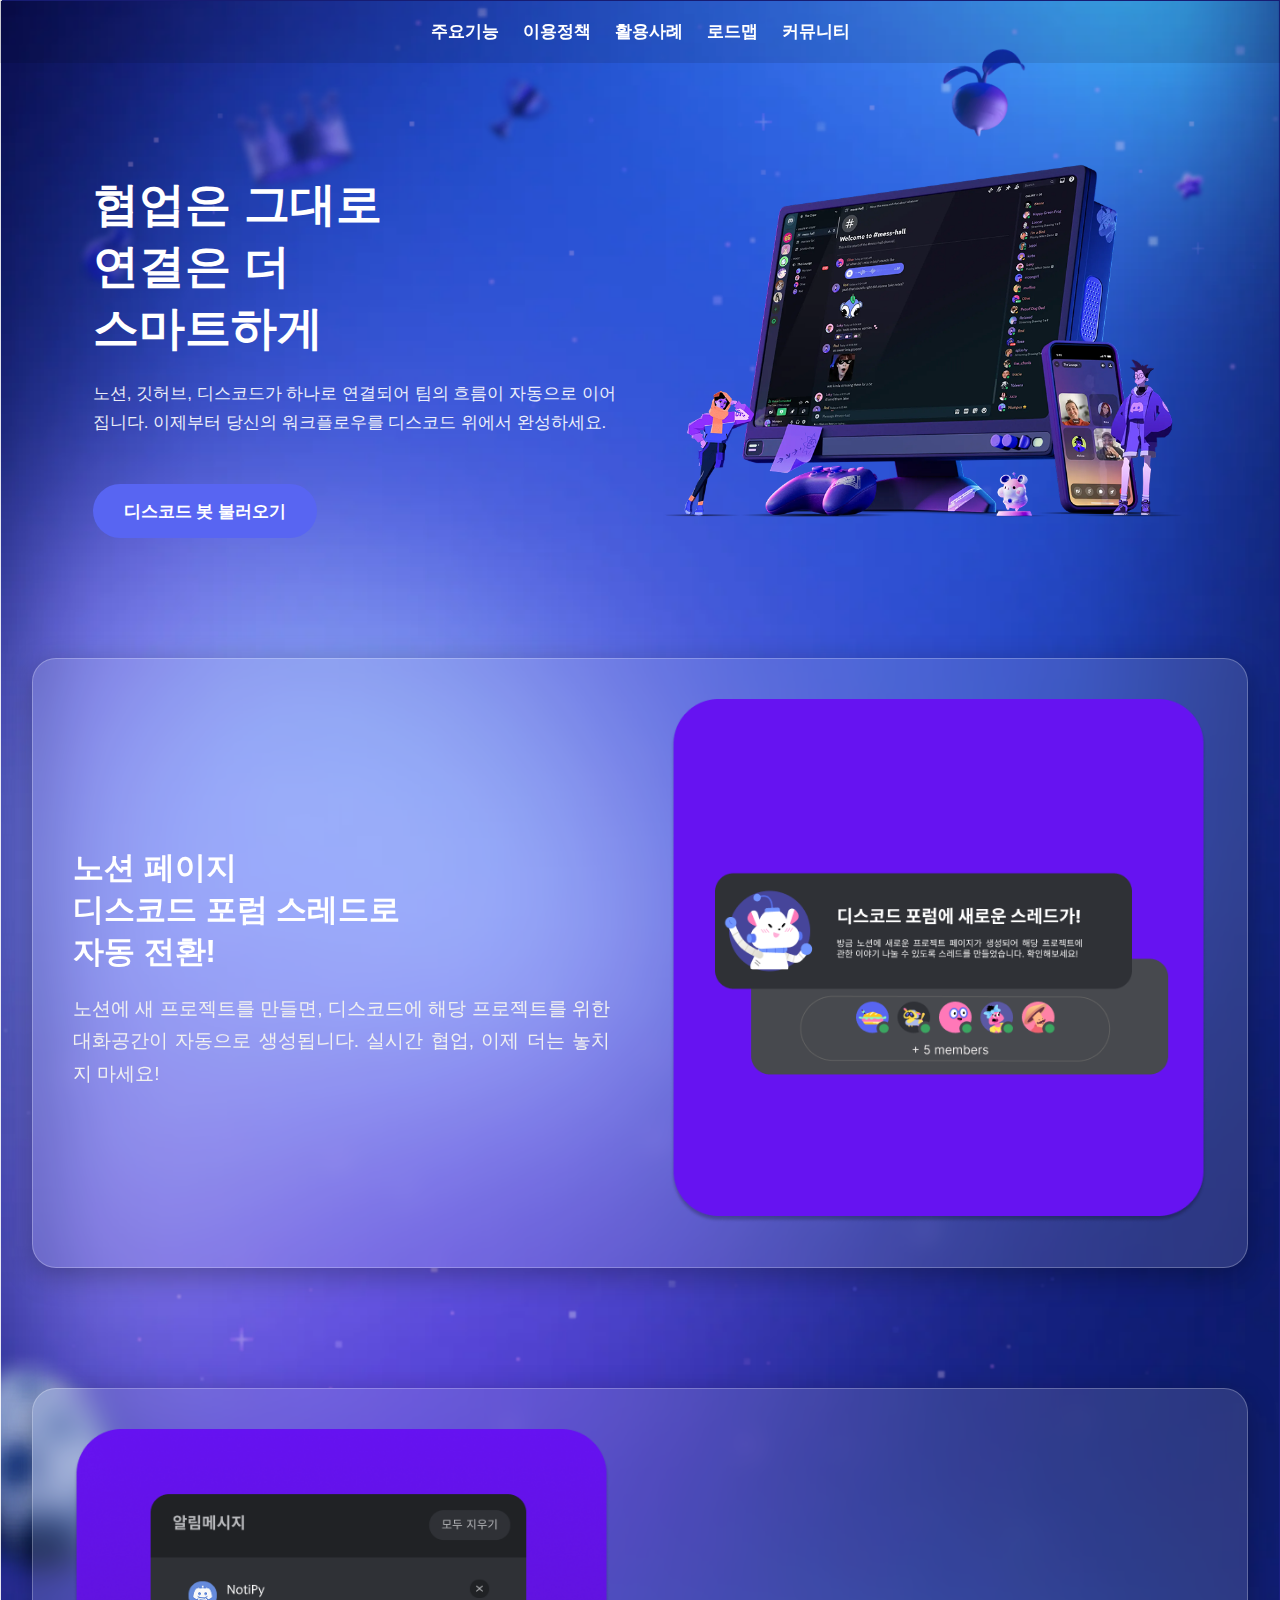
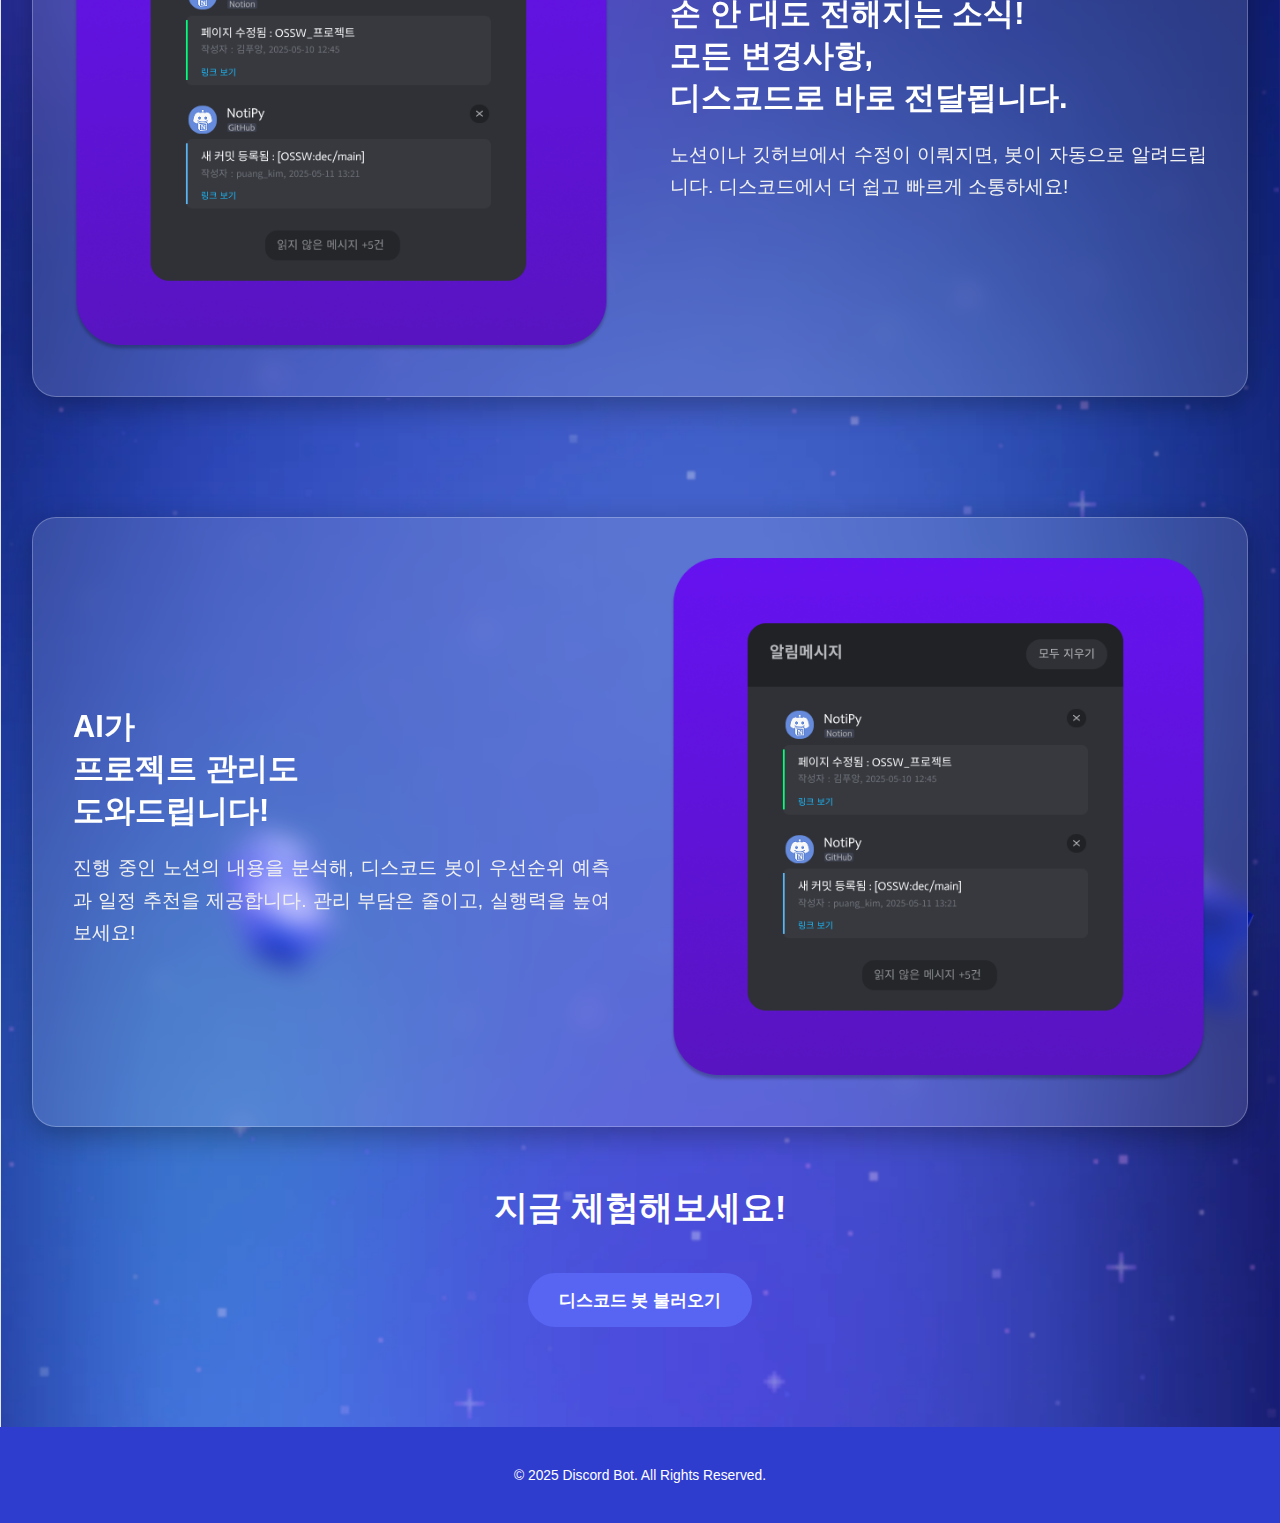
<file: index.html>
<!DOCTYPE html>
<html lang="ko">
<head>
  <meta charset="UTF-8" />
  <meta name="viewport" content="width=device-width, initial-scale=1.0"/>
  <title>Discord Bot Landing</title>
  <link rel="stylesheet" href="style.css" />
  <style>
    .hero-container {
      max-width: 1200px;
      margin: 0 auto;
    }
    .hero-text {
      max-width: 600px;
    }
    .hero-text p {
      font-size: clamp(0.9rem, 1.4vw, 1.1rem);
    }
    .hero-image img {
      max-width: 100%;
      height: auto;
    }
    .btn-primary {
      background-color: #5865F2;
      color: white;
      font-size: clamp(1rem, 1.8vw, 1.1rem);
      font-weight: bold;
      padding: 1rem 2rem;
      border: none;
      border-radius: 28px;
      margin-top: 30px;
      cursor: pointer;
      transition: background-color 0.3s;
    }
    .btn-primary:hover {
      background-color: #404bba;
    }
  </style>
</head>
<body>

  <div class="navbar">
    <a href="#features">주요기능</a>
    <a href="policy.html">이용정책</a>
    <a href="#">활용사례</a>
    <a href="roadmap.html">로드맵</a>
    <a href="community.html">커뮤니티</a>
  </div>

  <section class="hero">
    <div class="hero-container">
      <div class="hero-text">
        <h1>협업은 그대로<br />
          연결은 더<br />
          스마트하게
        </h1>
        <p>
          노션, 깃허브, 디스코드가 하나로 연결되어 팀의 흐름이 자동으로 이어집니다. 이제부터 당신의 워크플로우를 디스코드 위에서 완성하세요.<br />
        </p>
        <button onclick="location.href='terms-consent.html'" class="btn-primary">
          디스코드 봇 불러오기
        </button>
      </div>
      <div class="hero-image">
        <img src="discord.png" alt="디스코드 이미지" />
      </div>
    </div>
  </section>

  <section id="features" class="features">
    <div class="glass-box">
      <div class="feature-row">
        <div class="feature-text">
          <h3>
            노션 페이지 <br />
            디스코드 포럼 스레드로<br />
            자동 전환!<br />
          </h3>
          <p>
            노션에 새 프로젝트를 만들면,  
            디스코드에 해당 프로젝트를 위한 대화공간이 자동으로 생성됩니다.  
            실시간 협업, 이제 더는 놓치지 마세요!
          </p>
        </div>
        <div class="feature-image">
          <img src="first-features.png" alt="자동 전환 이미지" />
        </div>
      </div>
    </div>

    <div class="glass-box">
      <div class="feature-row reverse">
        <div class="feature-text">
          <h3>
            손 안 대도 전해지는 소식! <br />
            모든 변경사항, <br />
            디스코드로 바로 전달됩니다.
          </h3>
          <p>
            노션이나 깃허브에서 수정이 이뤄지면, 봇이 자동으로 알려드립니다.  
            디스코드에서 더 쉽고 빠르게 소통하세요!
          </p>
        </div>
        <div class="feature-image">
          <img src="second-features.png" alt="자동 전송 이미지" />
        </div>
      </div>
    </div>

    <div class="glass-box">
      <div class="feature-row">
        <div class="feature-text">
          <h3>
            AI가 <br />
            프로젝트 관리도 <br />
            도와드립니다!
          </h3>
          <p>
            진행 중인 노션의 내용을 분석해, 디스코드 봇이 우선순위 예측과 일정 추천을 제공합니다.  
            관리 부담은 줄이고, 실행력을 높여보세요!
          </p>
        </div>
        <div class="feature-image">
          <img src="second-features.png" alt="AI 분석 이미지" />
        </div>
      </div>
    </div>
  </section>

  <section class="cta">
    <h2>지금 체험해보세요!</h2>
    <button onclick="location.href='terms-consent.html'" class="btn-primary">디스코드 봇 불러오기</button>
  </section>

  <footer>
    &copy; 2025 Discord Bot. All Rights Reserved.
  </footer>

  <button onclick="scrollToTop()" id="scrollToTopBtn" title="맨 위로">⬆</button>

  <script>
    function scrollToTop() {
      window.scrollTo({ top: 0, behavior: 'smooth' });
    }

    window.addEventListener("scroll", () => {
      const btn = document.getElementById("scrollToTopBtn");
      if (window.scrollY > window.innerHeight * 0.5) {
        btn.classList.add("show");
      } else {
        btn.classList.remove("show");
      }
    });
  </script>

</body>
</html>
</file>
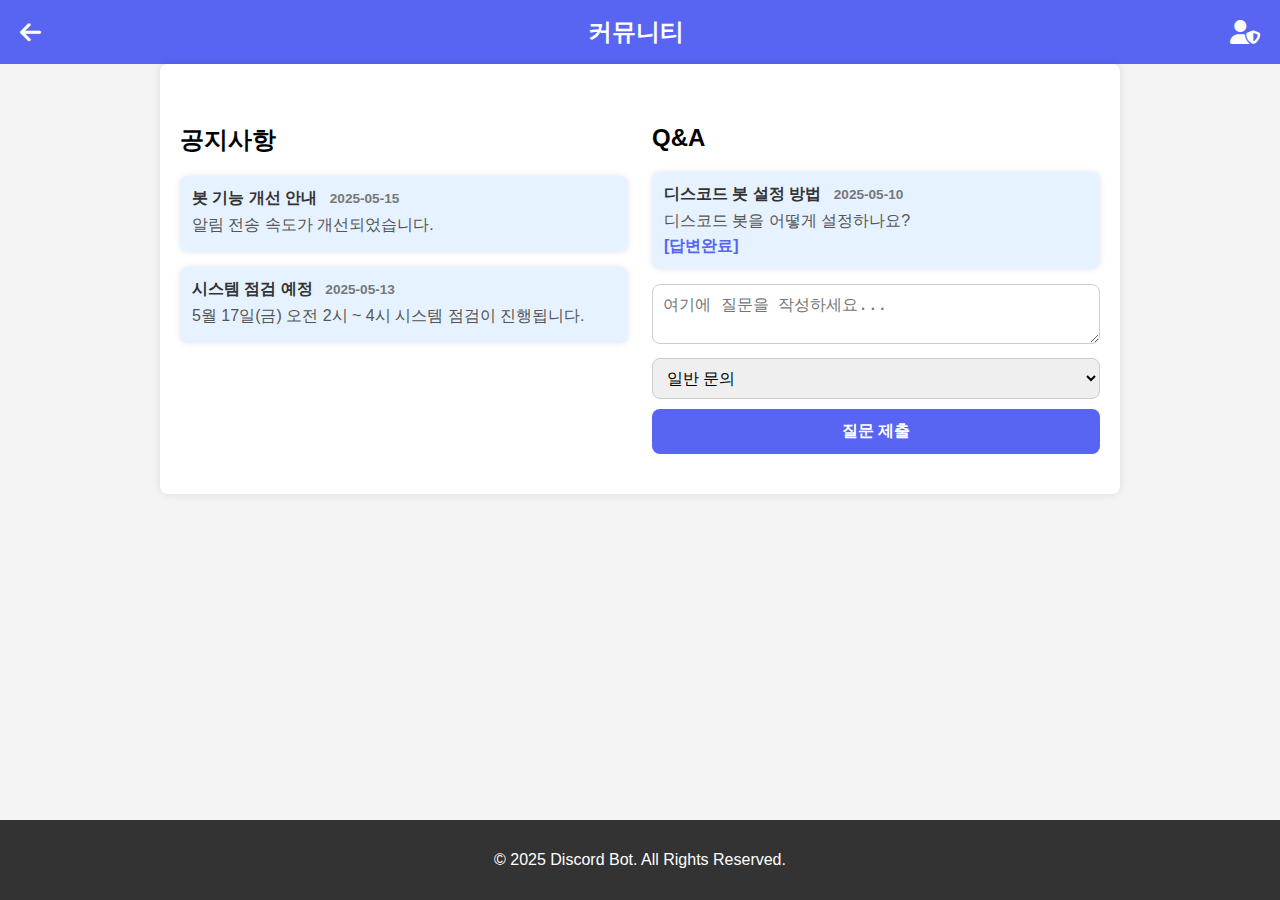
<file: community.html>
<!DOCTYPE html>
<html lang="ko">
<head>
  <meta charset="UTF-8" />
  <meta name="viewport" content="width=device-width, initial-scale=1.0" />
  <title>커뮤니티</title>
  <link rel="stylesheet" href="https://cdnjs.cloudflare.com/ajax/libs/font-awesome/6.0.0-beta3/css/all.min.css" />
  <style>
    * { box-sizing: border-box; }
    body {
      font-family: 'Noto Sans KR', sans-serif;
      margin: 0;
      padding: 0;
      background-color: #f4f4f4;
      display: flex;
      flex-direction: column;
      min-height: 100vh;
    }

    header {
      background-color: #5865F2;
      color: white;
      padding: 16px 20px;
      display: flex;
      justify-content: space-between;
      align-items: center;
    }

    header h1 {
      margin: 0 auto;
      font-size: 1.5rem;
    }

    .back-button, .admin-icon {
      font-size: 1.5rem;
      color: white;
      cursor: pointer;
      position: static;
    }

    .back-button {
      margin-right: auto;
    }

    .admin-icon {
      margin-left: auto;
    }

    .content {
      max-width: 960px;
      margin: 0 auto 50px;
      padding: 40px 20px;
      background-color: white;
      border-radius: 8px;
      box-shadow: 0 0 10px rgba(0,0,0,0.1);
      display: flex;
      flex-wrap: wrap;
      gap: 24px;
      width: 100%;
      box-sizing: border-box;
    }

    .section {
      flex: 1 1 45%;
      min-width: 300px;
      max-width: 100%;
      box-sizing: border-box;
    }

    ul.notice li, ul.qa li {
      background: #e6f2ff;
      padding: 12px;
      border-radius: 8px;
      margin-bottom: 15px;
      box-shadow: 0 0 6px rgba(0,0,0,0.1);
      cursor: pointer;
      max-width: 100%;
      overflow-wrap: break-word;
      word-break: break-word;
    }

    ul.notice, ul.qa {
      list-style: none;
      padding: 0;
      margin: 0;
    }

    ul.notice li h3, ul.qa li h3 {
      margin: 0 0 6px;
      font-size: 1rem;
      color: #333;
    }

    ul.notice li h3 small, ul.qa li h3 small {
      margin-left: 8px;
      font-size: 0.85rem;
      color: #777;
    }

    ul.notice li p, ul.qa li p {
      color: #555;
      margin: 4px 0;
    }

    .admin-controls input, .admin-controls textarea,
    .qa-form textarea, .qa-form select {
      width: 100%;
      padding: 10px;
      margin-bottom: 10px;
      border-radius: 8px;
      border: 1px solid #ccc;
      font-size: 1rem;
    }

    .admin-controls button, .qa-form button {
      width: 100%;
      padding: 12px;
      font-weight: bold;
      font-size: 1rem;
      background-color: #5865F2;
      color: white;
      border: none;
      border-radius: 8px;
      cursor: pointer;
    }

    .admin-controls button:hover, .qa-form button:hover {
      background-color: #4752c4;
    }

    .answer-status { color: #5865F2; font-weight: bold; }
    .waiting-status { color: #a6a5a4; font-weight: bold; }

    .admin-answer textarea {
      width: 100%;
      padding: 10px;
      border-radius: 8px;
      margin-top: 10px;
      font-size: 1rem;
    }

    .admin-answer button {
      width: 100%;
      margin-top: 5px;
      padding: 10px;
      border: none;
      border-radius: 8px;
      background-color: #5865F2;
      color: white;
      font-weight: bold;
      font-size: 1rem;
    }

    .answer-text-block {
      margin-top: 8px;
      background: #f0f0ff;
      padding: 10px;
      border-radius: 6px;
      color: #333;
      max-width: 100%;
      word-break: break-word;
      overflow-wrap: break-word;
      box-sizing: border-box;
    }

    footer {
      background-color: #333;
      color: white;
      text-align: center;
      padding: 15px;
      margin-top: auto;
    }

    @media (max-width: 768px) {
      .content {
        flex-direction: column;
        padding: 24px 16px;
      }

      .section {
        flex: 1 1 100%;
      }

      header h1 {
        font-size: 1.2rem;
      }
    }
  </style>
</head>
<body>
  <header>
    <i class="fas fa-arrow-left back-button" onclick="history.back()"></i>
    <h1>커뮤니티</h1>
    <i class="fas fa-user-shield admin-icon" onclick="document.getElementById('admin-modal').style.display='flex'"></i>
  </header>

  <div class="admin-modal" id="admin-modal" style="display:none; position: fixed; top: 0; left: 0; width: 100%; height: 100%; background: rgba(0,0,0,0.5); justify-content: center; align-items: center; z-index: 9999;">
    <div style="background: white; padding: 20px; border-radius: 10px; text-align: center; max-width: 300px;">
      <p style="margin-bottom: 10px;">관리자 비밀번호를 입력하세요</p>
      <input type="password" id="admin-pass" placeholder="비밀번호 입력" style="width: 100%; padding: 10px; margin-bottom: 10px;">
      <button onclick="verifyAdmin()" style="width: 100%; padding: 10px; background: #5865F2; color: white; border: none; border-radius: 8px; font-weight: bold; font-size: 1rem;">확인</button>
    </div>
  </div>

  <div class="content">
    <div class="section">
      <h2>공지사항</h2>
      <ul class="notice" id="notice-list">
        <li>
          <h3>봇 기능 개선 안내 <small>2025-05-15</small></h3>
          <p>알림 전송 속도가 개선되었습니다.</p>
        </li>
        <li>
          <h3>시스템 점검 예정 <small>2025-05-13</small></h3>
          <p>5월 17일(금) 오전 2시 ~ 4시 시스템 점검이 진행됩니다.</p>
        </li>
      </ul>
      <div class="admin-controls" id="admin-controls" style="display:none">
        <input id="notice-title" placeholder="공지 제목">
        <textarea id="notice-body" placeholder="공지 내용"></textarea>
        <button onclick="postNotice()">공지 등록</button>
      </div>
    </div>

    <div class="section">
      <h2>Q&A</h2>
      <ul class="qa" id="qa-list">
        <li class="answered" data-answer="디스코드 봇 불러오기 버튼을 통해 인증을 진행하시면 됩니다.">
          <h3>디스코드 봇 설정 방법 <small>2025-05-10</small></h3>
          <p>디스코드 봇을 어떻게 설정하나요?</p>
          <span class="answer-status">[답변완료]</span>
        </li>
      </ul>
      <div class="qa-form">
        <textarea id="qa-input" placeholder="여기에 질문을 작성하세요..."></textarea>
        <select id="category">
          <option value="일반">일반 문의</option>
          <option value="기능">기능 문의</option>
          <option value="버그">버그 신고</option>
        </select>
        <button onclick="submitQA()">질문 제출</button>
      </div>
    </div>
  </div>

  <footer>
    <p>&copy; 2025 Discord Bot. All Rights Reserved.</p>
  </footer>

  <!-- 외부 JavaScript 파일 추가 -->
  <script src="script.js"></script>
  <script src="admin.js"></script>

</body>
</html>
</file>
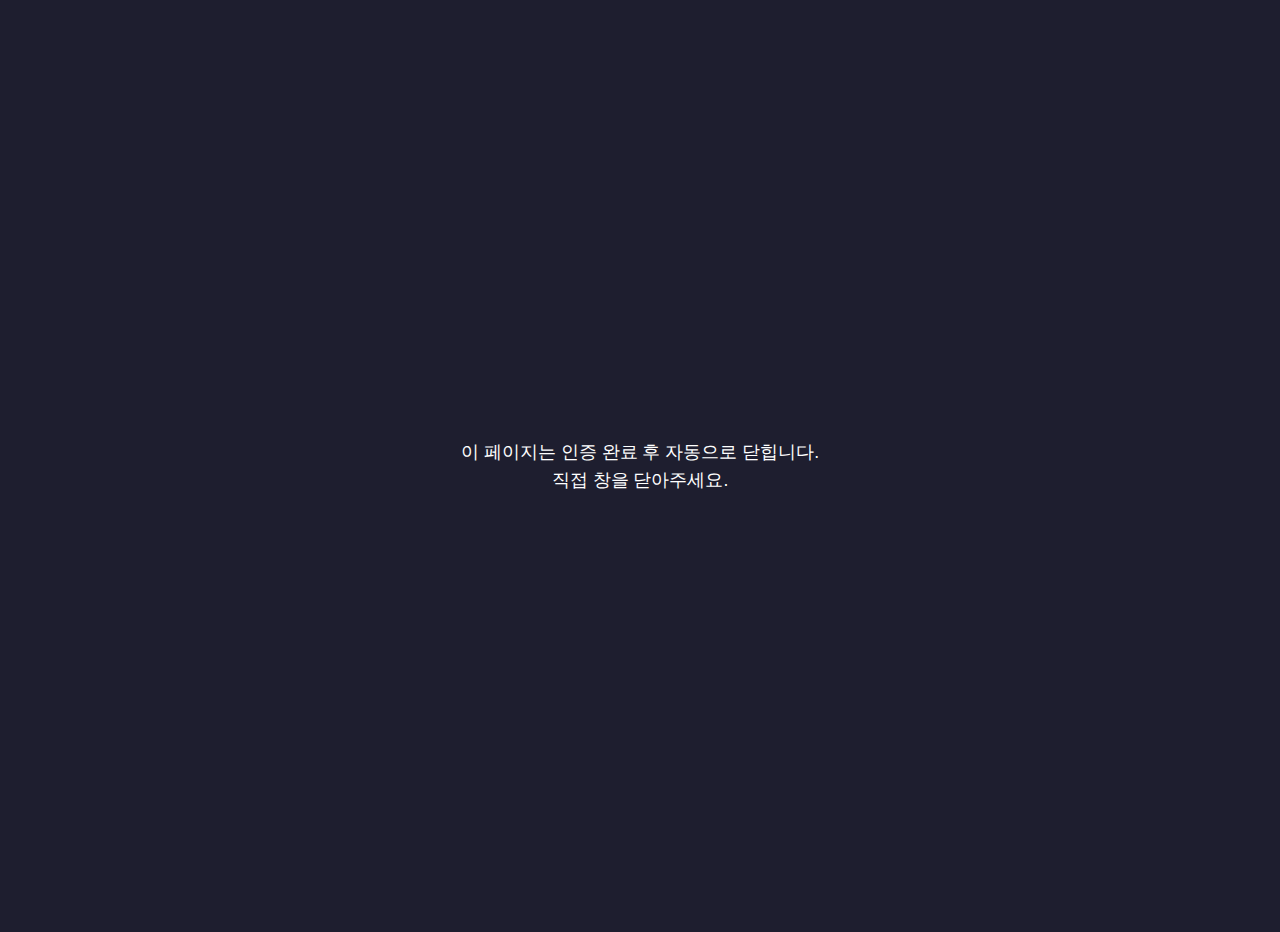
<file: oauth-popup.html>
<!DOCTYPE html>
<html lang="ko">
<head>
  <meta charset="UTF-8" />
  <title>디스코드 인증 완료</title>
  <meta name="viewport" content="width=device-width, initial-scale=1.0" />
  <style>
    body {
      font-family: 'Noto Sans KR', sans-serif;
      background-color: #1e1e2f;
      color: white;
      display: flex;
      justify-content: center;
      align-items: center;
      height: 100vh;
      margin: 0;
      text-align: center;
      padding: 16px;
    }

    .message-box {
      background-color: rgba(0, 0, 0, 0.6);
      padding: 30px;
      border-radius: 16px;
      box-shadow: 0 0 20px rgba(0, 0, 0, 0.4);
      max-width: 500px;
      width: 100%;
    }

    h1 {
      font-size: 1.8rem;
      margin-bottom: 16px;
    }

    p {
      font-size: 1.1rem;
      line-height: 1.6;
    }

    @media (max-width: 480px) {
      .message-box {
        padding: 20px;
      }
      h1 {
        font-size: 1.4rem;
      }
      p {
        font-size: 1rem;
      }
    }
  </style>
  <script>
    window.onload = function () {
      const parentOrigin = "https://sejin-1457.github.io/discord-bot/";

      if (window.opener) {
        window.opener.postMessage("discord-auth-success", parentOrigin);
        setTimeout(() => {
          window.close();
        }, 500);
      } else {
        document.body.innerHTML = "<p>이 페이지는 인증 완료 후 자동으로 닫힙니다.<br>직접 창을 닫아주세요.</p>";
      }
    };
  </script>
</head>
<body>
  <div class="message-box">
    <h1>디스코드 인증 완료</h1>
    <p>잠시 후 창이 자동으로 닫힙니다...</p>
  </div>
</body>
</html>
</file>
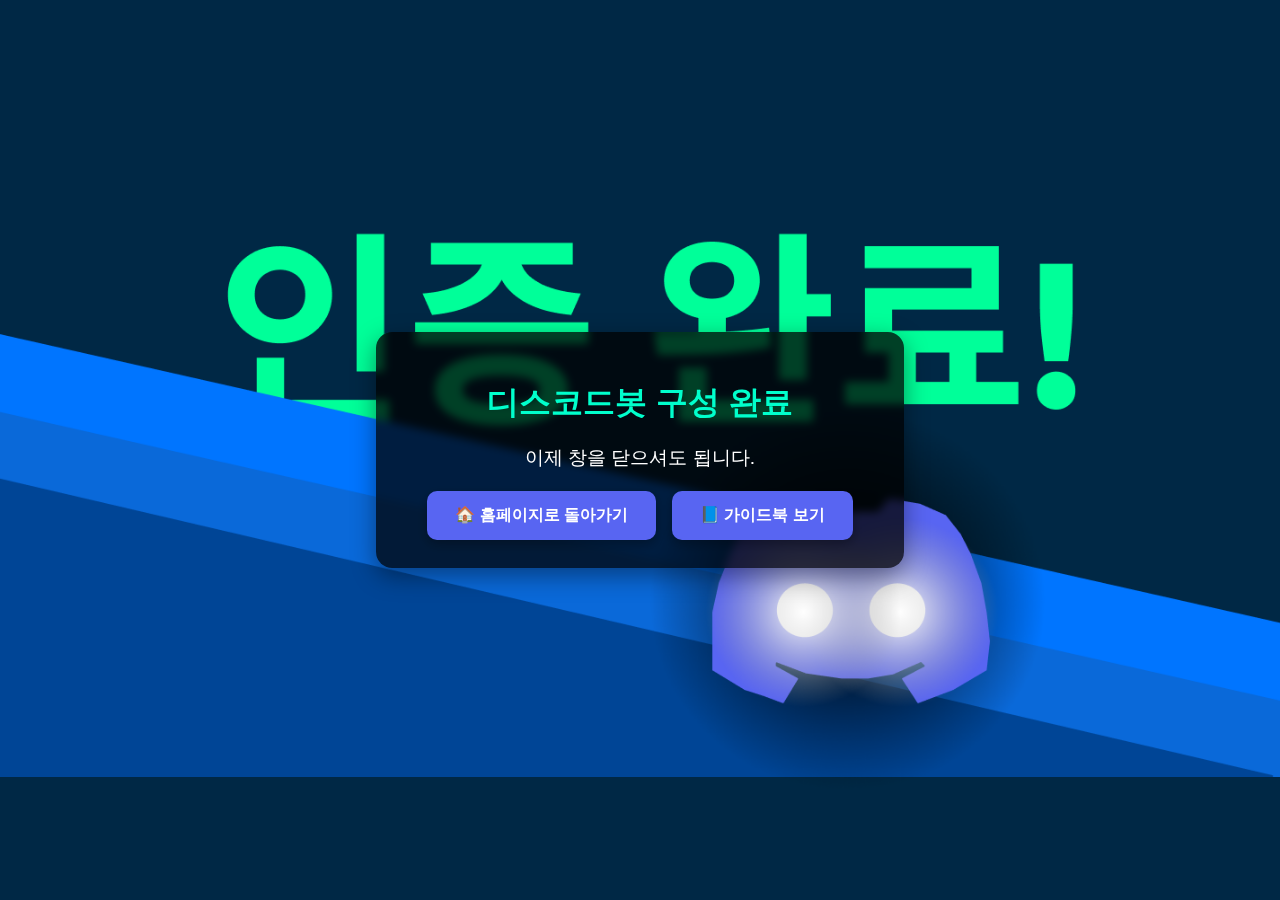
<file: oauth-success.html>
<!DOCTYPE html>
<html lang="ko">
<head>
  <meta charset="UTF-8" />
  <meta name="viewport" content="width=device-width, initial-scale=1.0"/>
  <title>OAuth 인증 완료</title>
  <style>
    html, body {
      margin: 0;
      padding: 0;
      height: 100%;
      font-family: 'Noto Sans KR', sans-serif;
    }

    body {
      background-image: url('images/discord-bot-success2.png');
      background-size: cover;              /* ✅ 꽉 채우되 잘리는 건 허용 */
      background-position: center center;  /* ✅ 중심부 고정 */
      background-repeat: no-repeat;
      background-attachment: fixed;
      background-color: black;

      display: flex;
      justify-content: center;
      align-items: center;
      min-height: 100vh;
    }

    .modal-box {
      background-color: rgba(0, 0, 0, 0.75);
      backdrop-filter: blur(4px);
      padding: 28px 24px;
      border-radius: 16px;
      text-align: center;
      color: white;
      width: clamp(280px, 80%, 480px);
      box-shadow: 0 8px 24px rgba(0, 0, 0, 0.4);
    }

    .modal-box h1 {
      font-size: clamp(1.4rem, 2.5vw, 2rem);
      margin-bottom: 20px;
      color: #00FFCC;
    }

    .modal-box p {
      font-size: clamp(1rem, 2vw, 1.2rem);
      margin-bottom: 20px;
    }

    .btn-group {
      display: flex;
      justify-content: center;
      gap: 16px;
      flex-wrap: wrap;
      margin-top: 20px;
    }

    .btn-group a {
      padding: clamp(10px, 2vw, 14px) clamp(16px, 4vw, 28px);
      background-color: #5865F2;
      color: white;
      text-decoration: none;
      font-weight: bold;
      border-radius: 10px;
      box-shadow: 0 4px 12px rgba(0, 0, 0, 0.3);
      font-size: clamp(0.9rem, 2vw, 1rem);
      transition: background-color 0.3s ease;
    }

    .btn-group a:hover {
      background-color: #4752c4;
    }
  </style>
</head>
<body>
  <div class="modal-box">
    <h1>디스코드봇 구성 완료</h1>
    <p>이제 창을 닫으셔도 됩니다.</p>
    <div class="btn-group">
      <a href="index.html">🏠 홈페이지로 돌아가기</a>
      <a href="case.html">📘 가이드북 보기</a>
    </div>
  </div>
</body>
</html>
</file>
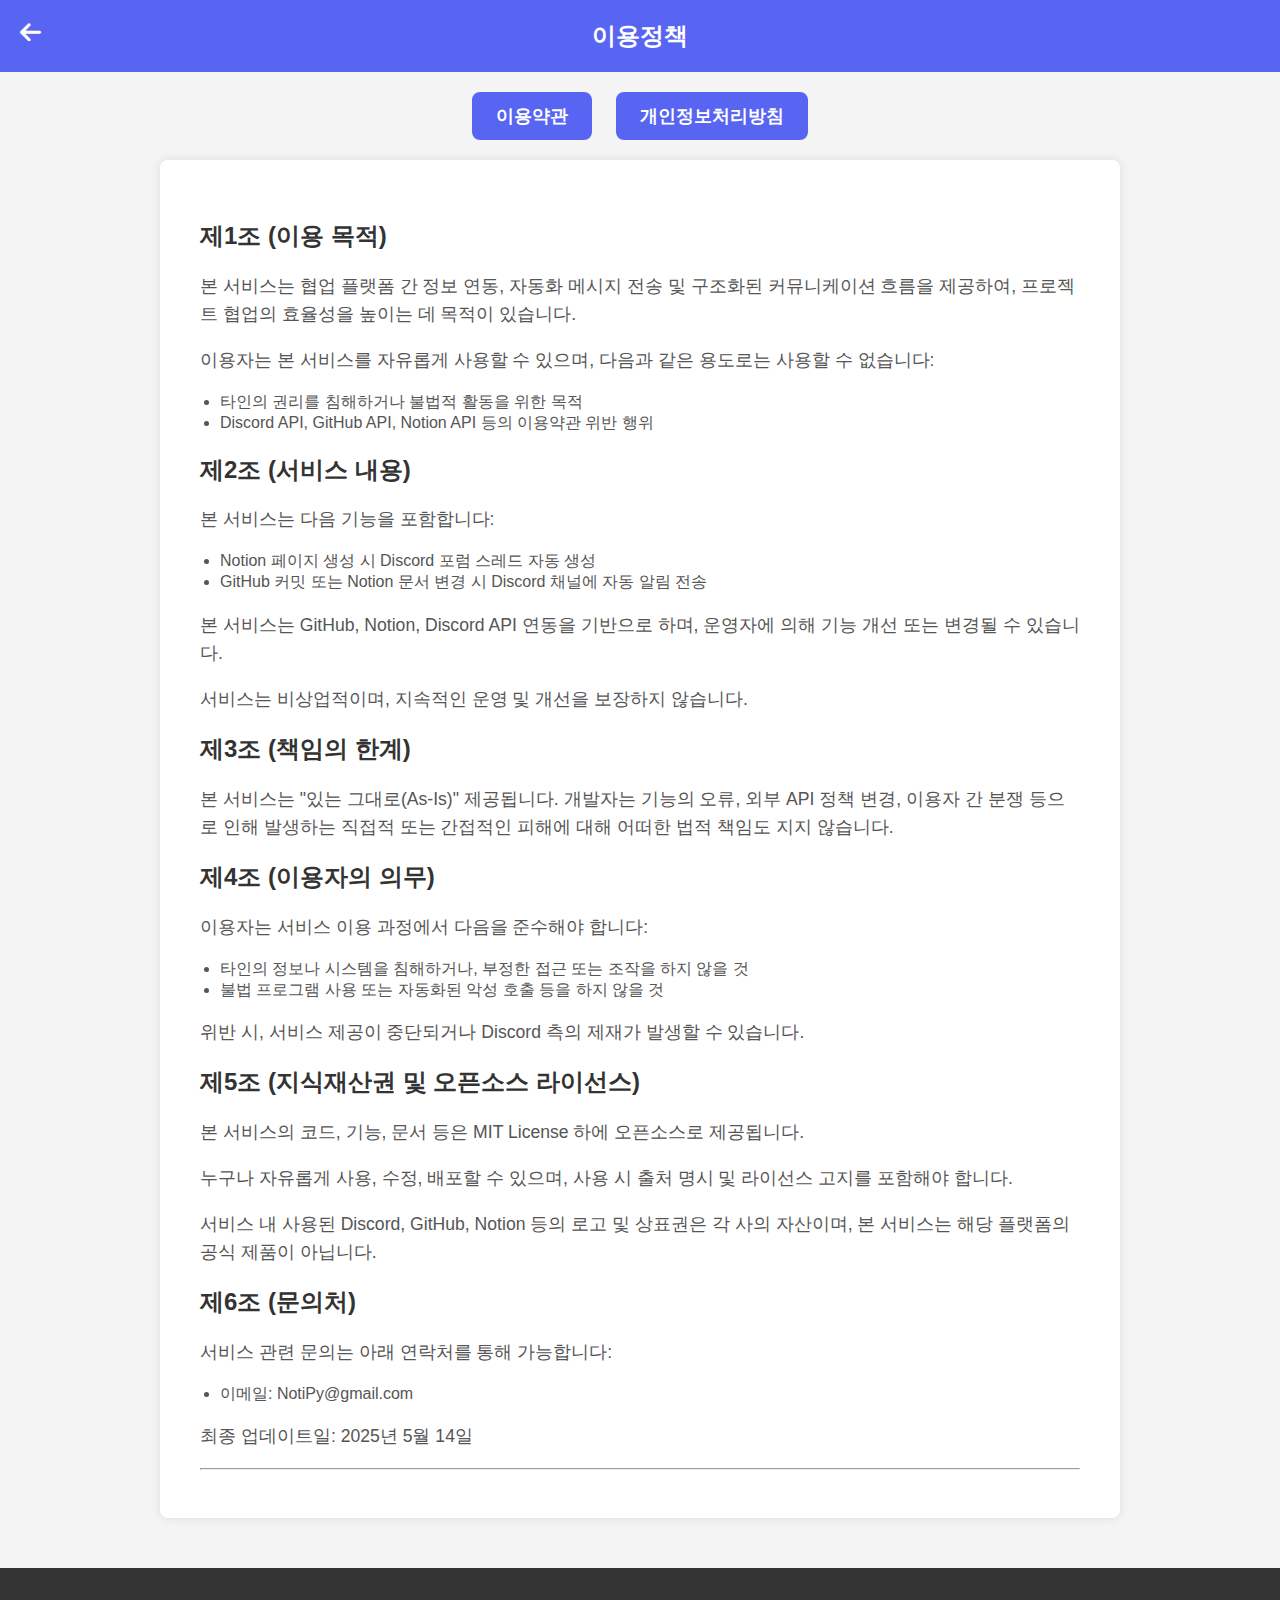
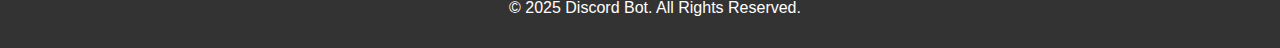
<file: policy.html>
<!DOCTYPE html>
<html lang="ko">
<head>
  <meta charset="UTF-8" />
  <meta name="viewport" content="width=device-width, initial-scale=1.0"/>
  <title>이용정책</title>
  <link rel="stylesheet" href="https://cdnjs.cloudflare.com/ajax/libs/font-awesome/6.0.0-beta3/css/all.min.css" />
  <style>
    html, body {
      margin: 0;
      padding: 0;
      font-family: 'Noto Sans KR', sans-serif;
      background-color: #f4f4f4;
      height: 100%;
    }

    header {
      background-color: #5865F2;
      padding: 20px;
      color: white;
      text-align: center;
      position: sticky;
      top: 0;
      z-index: 10;
      display: flex;
      justify-content: center;
      align-items: center;
      position: relative;
    }

    .back-button {
      position: absolute;
      top: 20px;
      left: 20px;
      font-size: 1.5em;
      color: white;
      cursor: pointer;
      transition: color 0.3s;
    }

    .back-button:hover {
      color: #ddd;
    }

    header h1 {
      margin: 0;
      font-size: 1.5rem;
    }

    /* 버튼 영역 */
    .buttons {
      text-align: center;
      margin: 20px;
    }

    /* 버튼 기본 스타일 */
    .buttons button {
      font-size: 1.1rem;
      padding: 12px 24px;
      margin: 0 10px;
      background-color: #5865F2;
      color: white;
      border: none;
      border-radius: 8px;
      cursor: pointer;
      font-weight: bold;
      transition: background-color 0.3s, transform 0.2s;
    }

    /* 버튼에 마우스를 올렸을 때 변화 */
    .buttons button:hover {
      background-color: #4752C4;
      transform: scale(1.05); /* 버튼 커짐 효과 */
    }

    /* 버튼 클릭 시 변화 (포커스) */
    .buttons button:focus {
      outline: none; /* 포커스 시 기본 테두리 없애기 */
      box-shadow: 0 0 10px rgba(0, 0, 0, 0.2); /* 외부 그림자 추가 */
    }

    /* 선택된 버튼 스타일 (활성화된 버튼) */
    .buttons button.active {
      background-color: #4752C4;
    }

    .content {
      padding: 40px;
      max-width: 960px;
      margin: 0 auto;
      background-color: white;
      box-shadow: 0 0 10px rgba(0,0,0,0.1);
      border-radius: 8px;
      flex-grow: 1;
      margin-bottom: 50px;
      box-sizing: border-box;
    }

    .content h2 {
      color: #333;
      margin-top: 20px;
    }

    .content p {
      font-size: 1.1rem;
      line-height: 1.6;
      color: #555;
    }

    ul {
      list-style: disc;
      padding-left: 20px;
      color: #555;
    }

    footer {
      background-color: #333;
      color: white;
      text-align: center;
      padding: 15px;
      position: relative;
      bottom: 0;
      width: 100%;
    }

    @media (max-width: 768px) {
      .content {
        padding: 24px;
        margin: 0 16px 100px 16px;
      }

      .content p {
        font-size: 1rem;
      }

      .content h2 {
        font-size: 1.2rem;
      }

      header h1 {
        font-size: 1.2rem;
      }

      .back-button {
        font-size: 1.2rem;
        top: 16px;
        left: 16px;
      }
    }

    @media (max-width: 480px) {
      .content {
        padding: 16px;
      }

      .content p {
        font-size: 0.95rem;
      }

      .content h2 {
        font-size: 1.1rem;
      }

      header h1 {
        font-size: 1.1rem;
      }
    }
  </style>
</head>
<body>

  <header>
    <i class="fas fa-arrow-left back-button" onclick="history.back();"></i>
    <h1>이용정책</h1>
  </header>

  <div class="buttons">
    <button onclick="showContent('terms', this)">이용약관</button>
    <button onclick="showContent('privacy', this)">개인정보처리방침</button>
  </div>

  <div class="content" id="terms">
    <h2>제1조 (이용 목적)</h2>
    <p>본 서비스는 협업 플랫폼 간 정보 연동, 자동화 메시지 전송 및 구조화된 커뮤니케이션 흐름을 제공하여, 프로젝트 협업의 효율성을 높이는 데 목적이 있습니다.</p>
    <p>이용자는 본 서비스를 자유롭게 사용할 수 있으며, 다음과 같은 용도로는 사용할 수 없습니다:</p>
    <ul>
      <li>타인의 권리를 침해하거나 불법적 활동을 위한 목적</li>
      <li>Discord API, GitHub API, Notion API 등의 이용약관 위반 행위</li>
    </ul>

    <h2>제2조 (서비스 내용)</h2>
    <p>본 서비스는 다음 기능을 포함합니다:</p>
    <ul>
      <li>Notion 페이지 생성 시 Discord 포럼 스레드 자동 생성</li>
      <li>GitHub 커밋 또는 Notion 문서 변경 시 Discord 채널에 자동 알림 전송</li>
    </ul>
    <p>본 서비스는 GitHub, Notion, Discord API 연동을 기반으로 하며, 운영자에 의해 기능 개선 또는 변경될 수 있습니다.</p>
    <p>서비스는 비상업적이며, 지속적인 운영 및 개선을 보장하지 않습니다.</p>

    <h2>제3조 (책임의 한계)</h2>
    <p>본 서비스는 "있는 그대로(As-Is)" 제공됩니다. 개발자는 기능의 오류, 외부 API 정책 변경, 이용자 간 분쟁 등으로 인해 발생하는 직접적 또는 간접적인 피해에 대해 어떠한 법적 책임도 지지 않습니다.</p>

    <h2>제4조 (이용자의 의무)</h2>
    <p>이용자는 서비스 이용 과정에서 다음을 준수해야 합니다:</p>
    <ul>
      <li>타인의 정보나 시스템을 침해하거나, 부정한 접근 또는 조작을 하지 않을 것</li>
      <li>불법 프로그램 사용 또는 자동화된 악성 호출 등을 하지 않을 것</li>
    </ul>
    <p>위반 시, 서비스 제공이 중단되거나 Discord 측의 제재가 발생할 수 있습니다.</p>

    <h2>제5조 (지식재산권 및 오픈소스 라이선스)</h2>
    <p>본 서비스의 코드, 기능, 문서 등은 MIT License 하에 오픈소스로 제공됩니다.</p>
    <p>누구나 자유롭게 사용, 수정, 배포할 수 있으며, 사용 시 출처 명시 및 라이선스 고지를 포함해야 합니다.</p>
    <p>서비스 내 사용된 Discord, GitHub, Notion 등의 로고 및 상표권은 각 사의 자산이며, 본 서비스는 해당 플랫폼의 공식 제품이 아닙니다.</p>

    <h2>제6조 (문의처)</h2>
    <p>서비스 관련 문의는 아래 연락처를 통해 가능합니다:</p>
    <ul>
      <li>이메일: NotiPy@gmail.com</li>
    </ul>
    <p>최종 업데이트일: 2025년 5월 14일</p>
    <hr />
  </div>

  <div class="content" id="privacy" style="display: none;">
    <h2>제1조 (목적)</h2>
    <p>본 방침은 서비스 이용 시 이용자의 개인정보를 어떻게 수집·이용·보호하는지에 대한 기준을 제시합니다. 본 디스코드 봇(이하 ‘회사’)은 이해 관련 법령을 준수하고, 이용자의 개인정보를 안전하게 처리합니다.</p>
    <h2>제2조 (개인정보 처리의 원칙)</h2>
    <p>회사는 관련 법령 및 본 방침에 따라 개인정보를 수집하고 이용하며, 반드시 사전 동의를 받고 제3자에게 제공하지 않습니다.</p>
    <h2>제3조 (방침의 공개)</h2>
    <p>본 방침은 홈페이지 첫 화면 또는 연결된 화면을 통해 언제든지 확인할 수 있도록 공개됩니다.</p>
    <h2>제4조 (방침의 변경)</h2>
    <p>법령 및 정책 변경 시 최소 7일 전 공지하며, 중요한 변경사항은 최소 30일 전 공지됩니다.</p>
    <h2>제5조 (개인정보 수집 방법)</h2>
    <p>이용자가 홈페이지에 직접 입력하거나, Discord, GitHub, Notion 등 외부 플랫폼 연동을 통해 입력합니다.</p>
    <h2>제6조 (개인정보의 이용)</h2>
    <p>자동 알림 및 시스템 개선, 공지사항 전달, 정책 위반 사용자 제재 등의 목적에 한하여 개인정보를 이용합니다.</p>
    <h2>제7조 (보유 및 이용 기간)</h2>
    <p>목적 달성 후 즉시 파기하며, 관계 법령에 따라 최대 1년간 보관할 수 있습니다.</p>
    <h2>제8조 (법령에 따른 보유 기간)</h2>
    <ul>
      <li>소비자 불만 및 분쟁 기록: 3년</li>
      <li>표시/광고 기록: 6개월</li>
      <li>웹사이트 로그 기록: 3개월</li>
      <li>전자금융거래 기록: 5년</li>
    </ul>
    <h2>제9조 (개인정보의 파기 원칙)</h2>
    <p>수집 목적 달성 또는 보유 기간 경과 시 지체 없이 파기합니다.</p>
    <h2>제9-2조 (국외이전)</h2>
    <p>본 서비스는 Discord, GitHub, Notion 등 해외 서버 기반 API를 사용하며, 인증 시점에 한하여 정보가 전송되며 별도 저장은 하지 않습니다.</p>
    <h2>제10조 (개인정보 파기 절차)</h2>
    <p>내부 DB에 보관 후 일정 기간 경과 시 삭제하며, 책임자 승인 후 안전한 방식으로 파기합니다.</p>
    <h2>제11조 (개인정보 파기 방법)</h2>
    <p>전자파일은 복구 불가능한 기술로 삭제하고, 문서는 분쇄하거나 소각합니다.</p>
    <h2>제12조 (쿠키 설치 및 운영)</h2>
    <p>맞춤형 서비스 제공을 위해 쿠키를 설치하거나 수집할 수 있으며, 사용자는 브라우저 설정을 통해 이를 거부할 수 있습니다.</p>
    <ul>
      <li>Edge: 설정 > 쿠키 및 사이트 권한</li>
      <li>Chrome: 설정 > 개인정보 및 보안 > 쿠키</li>
      <li>Whale: 설정 > 개인정보 보호 > 쿠키 및 기타 사이트 데이터</li>
    </ul>
    <h2>제13조 (쿠키 설정 허용 지정 방법)</h2>
    <p>각 브라우저의 설정 메뉴를 통해 쿠키 허용 여부를 선택할 수 있으며, 일부 서비스 이용에 제한이 있을 수 있습니다.</p>
    <h2>제14조 (제3자 제공 및 처리 위탁)</h2>
    <p>회사는 개인정보를 제3자에게 제공하거나 외부에 처리 위탁하지 않습니다.</p>
    <h2>개인정보 보호책임자</h2>
    <p>성명: 김푸앙<br />직책: CTO<br />이메일: NotiPy@gmail.com</p>
    <p>최종 업데이트일: 2025년 5월 14일</p>
  </div>

  <footer>
    <p>&copy; 2025 Discord Bot. All Rights Reserved.</p>
  </footer>

  <script>
    function showContent(content, button) {
      const termsContent = document.getElementById('terms');
      const privacyContent = document.getElementById('privacy');
      const buttons = document.querySelectorAll('.buttons button');

      // 모든 버튼에서 active 클래스 제거
      buttons.forEach(btn => btn.classList.remove('active'));

      // 선택된 버튼에 active 클래스 추가
      button.classList.add('active');

      if (content === 'terms') {
        termsContent.style.display = 'block';
        privacyContent.style.display = 'none';
      } else if (content === 'privacy') {
        termsContent.style.display = 'none';
        privacyContent.style.display = 'block';
      }
    }
  </script>

</body>
</html>
</file>
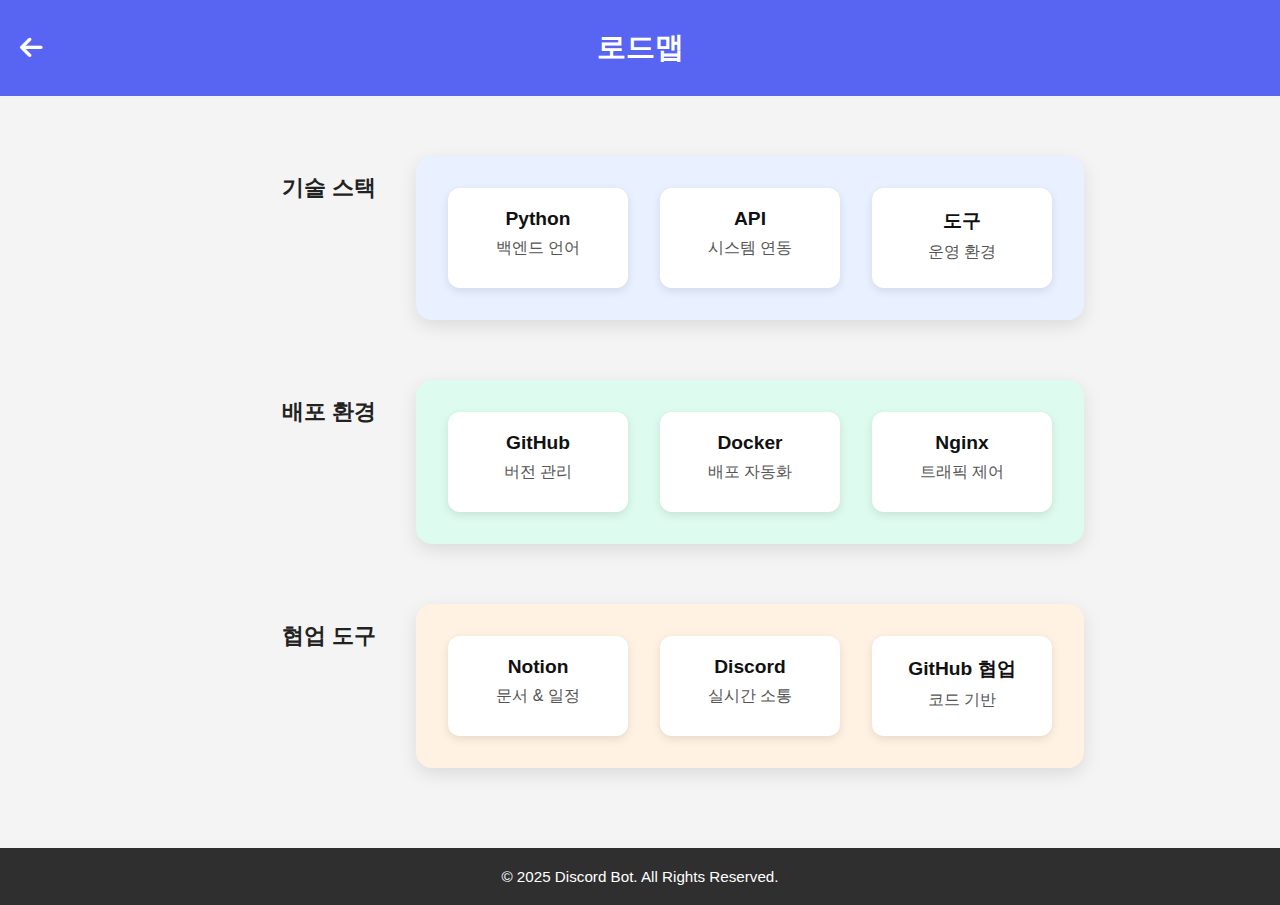
<file: roadmap.html>
<!DOCTYPE html>
<html lang="ko">
<head>
  <meta charset="UTF-8" />
  <meta name="viewport" content="width=device-width, initial-scale=1.0"/>
  <title>로드맵</title>
  <link rel="stylesheet" href="https://cdnjs.cloudflare.com/ajax/libs/font-awesome/6.5.0/css/all.min.css"/>
  <style>
    * { box-sizing: border-box; }

    body {
      font-family: 'Noto Sans KR', sans-serif;
      background-color: #f4f4f4;
      margin: 0;
      padding: 0;
    }

    header {
      background-color: #5865F2;
      color: white;
      text-align: center;
      padding: 28px 20px;
      font-size: 1.8rem;
      font-weight: bold;
      position: relative;
    }

    .back-button {
      position: absolute;
      left: 20px;
      top: 50%;
      transform: translateY(-50%);
      font-size: 1.6rem;
      color: white;
      cursor: pointer;
    }

    .diagram-container {
      max-width: 1200px;
      margin: 60px auto 40px;
      padding: 0 24px;
      display: flex;
      flex-direction: column;
      gap: 60px;
      align-items: center;
    }

    .category-section {
      display: flex;
      align-items: flex-start;
      gap: 40px;
      width: 100%;
      justify-content: center;
    }

    .category-title {
      width: 180px;
      font-size: 1.4rem;
      font-weight: 700;
      color: #222;
      text-align: right;
      padding-top: 16px;
    }

    .category-box {
      display: flex;
      flex-wrap: wrap;
      gap: 32px;
      padding: 32px;
      border-radius: 16px;
      min-height: 140px;
      box-shadow: 0 6px 18px rgba(0,0,0,0.1);
    }

    .category-box.tech { background-color: #e9f0ff; }
    .category-box.deploy { background-color: #ddfbee; }
    .category-box.collab { background-color: #fff2e2; }

    .node {
      background-color: white;
      padding: 20px 26px;
      border-radius: 12px;
      text-align: center;
      min-width: 180px;
      min-height: 100px;
      box-shadow: 0 3px 10px rgba(0,0,0,0.1);
      transition: transform 0.2s ease;
      flex: 1 0 auto;
      cursor: pointer;
    }

    .node:hover {
      transform: translateY(-4px);
    }

    .node strong {
      display: block;
      font-size: 1.2rem;
      margin-bottom: 8px;
      color: #111;
    }

    .node span {
      font-size: 1rem;
      color: #555;
    }

    #tooltip {
      position: absolute;
      background: rgba(0, 0, 0, 0.85);
      color: #fff;
      padding: 10px 14px;
      border-radius: 6px;
      font-size: 0.9rem;
      max-width: 320px;
      display: none;
      z-index: 9999;
      pointer-events: none;
      line-height: 1.5;
    }

    footer {
      background-color: #2f2f2f;
      color: white;
      text-align: center;
      padding: 20px;
      margin-top: 80px;
      font-size: 0.95rem;
    }

    @media (max-width: 768px) {
      header {
        font-size: 1.4rem;
        padding: 24px 16px;
      }

      .back-button {
        font-size: 1.4rem;
        left: 16px;
      }

      .category-section {
        flex-direction: column;
        align-items: center;
        gap: 24px;
      }

      .category-title {
        text-align: center;
        width: auto;
        padding-top: 0;
      }

      .category-box {
        justify-content: center;
        padding: 24px;
        gap: 20px;
      }

      .node {
        min-width: 140px;
        padding: 16px 20px;
      }

      .node strong {
        font-size: 1.1rem;
      }

      .node span {
        font-size: 0.95rem;
      }
    }
  </style>
</head>
<body>

  <header>
    <i class="fas fa-arrow-left back-button" onclick="history.back();"></i>
    로드맵
  </header>

  <div class="diagram-container">

    <div class="category-section">
      <div class="category-title">기술 스택</div>
      <div class="category-box tech">
        <div class="node" data-key="Python"><strong>Python</strong><span>백엔드 언어</span></div>
        <div class="node" data-key="API"><strong>API</strong><span>시스템 연동</span></div>
        <div class="node" data-key="도구"><strong>도구</strong><span>운영 환경</span></div>
      </div>
    </div>

    <div class="category-section">
      <div class="category-title">배포 환경</div>
      <div class="category-box deploy">
        <div class="node" data-key="GitHub"><strong>GitHub</strong><span>버전 관리</span></div>
        <div class="node" data-key="Docker"><strong>Docker</strong><span>배포 자동화</span></div>
        <div class="node" data-key="Nginx"><strong>Nginx</strong><span>트래픽 제어</span></div>
      </div>
    </div>

    <div class="category-section">
      <div class="category-title">협업 도구</div>
      <div class="category-box collab">
        <div class="node" data-key="Notion"><strong>Notion</strong><span>문서 & 일정</span></div>
        <div class="node" data-key="Discord"><strong>Discord</strong><span>실시간 소통</span></div>
        <div class="node" data-key="GitHub 협업"><strong>GitHub 협업</strong><span>코드 기반</span></div>
      </div>
    </div>

  </div>

  <div id="tooltip"></div>

  <footer>
    &copy; 2025 Discord Bot. All Rights Reserved.
  </footer>

  <script>
    const tooltip = document.getElementById("tooltip");

    const explanations = {
      "Python": "FastAPI, SQLAlchemy로 백엔드 구성. Alembic으로 DB 마이그레이션 관리.",
      "API": "Notion, GitHub, Discord API로 외부 시스템 실시간 연동.",
      "도구": "Docker, MySQL, Nginx 기반의 안정적인 배포 환경.",
      "GitHub": "코드 버전 관리 및 협업 도구로 PR 리뷰와 이슈 관리 가능.",
      "Docker": "컨테이너 기반으로 일관된 환경에서 배포 자동화.",
      "Nginx": "트래픽 라우팅, 정적 파일 제공 및 로드 밸런싱 수행.",
      "Notion": "업무 일정 및 문서 협업에 활용. 페이지 기반 관리.",
      "Discord": "봇 기반 알림, 스레드, DM 등 실시간 커뮤니케이션.",
      "GitHub 협업": "Pull Request 기반의 팀 협업 구조 구축."
    };

    document.querySelectorAll('.node').forEach(node => {
      node.addEventListener('mouseenter', (e) => {
        const key = e.currentTarget.dataset.key;
        if (!key || !explanations[key]) return;

        tooltip.textContent = explanations[key];
        const rect = e.currentTarget.getBoundingClientRect();

        tooltip.style.left = `${rect.left + window.scrollX}px`;
        tooltip.style.top = `${rect.bottom + 10 + window.scrollY}px`;
        tooltip.style.display = "block";
      });

      node.addEventListener('mouseleave', () => {
        tooltip.style.display = "none";
      });
    });
  </script>

</body>
</html>
</file>
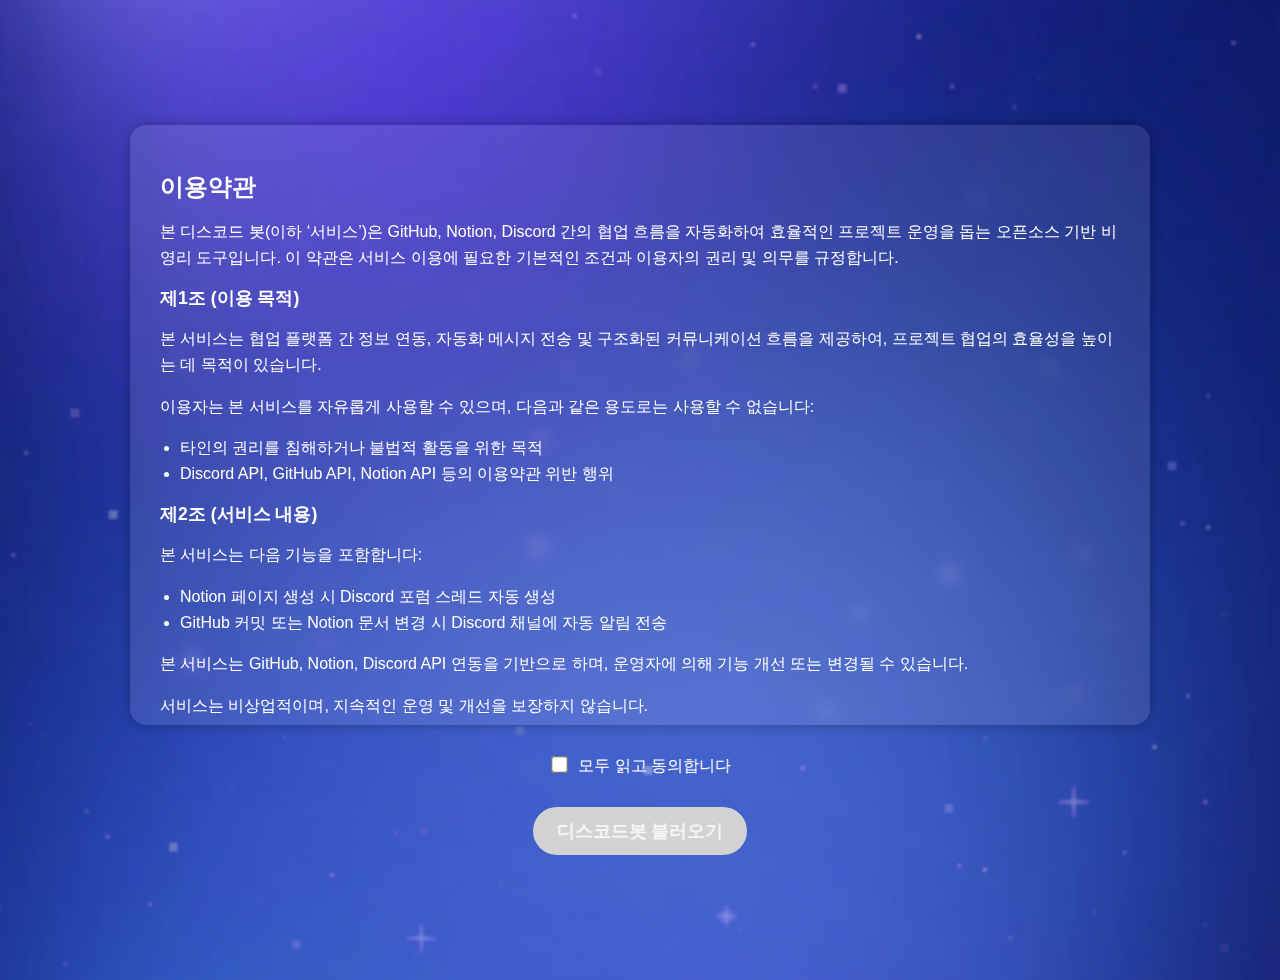
<file: terms-consent.html>
<!DOCTYPE html>
<html lang="ko">
<head>
  <meta charset="UTF-8" />
  <meta name="viewport" content="width=device-width, initial-scale=1.0" />
  <title>이용약관 및 개인정보처리방침</title>
  <style>
    html, body {
      margin: 0;
      padding: 0;
      font-family: 'Noto Sans KR', sans-serif;
      background-image: url('images/discord-bot-terms.png');
      background-size: cover;
      background-position: center;
      background-repeat: no-repeat;
      color: #222;
      height: 100%;
    }

    .container {
      max-width: 960px;
      margin: 0 auto;
      padding: 40px 20px;
      height: 100vh;
      display: flex;
      flex-direction: column;
      justify-content: center;
      align-items: center;
      gap: 30px;
    }

    .terms-box {
      background: rgba(255, 255, 255, 0.1);
      backdrop-filter: blur(8px);
      padding: 30px;
      border-radius: 16px;
      border: none;
      width: 100%;
      height: 60vh;
      overflow-y: auto;
      box-shadow: 0 0 12px rgba(0, 0, 0, 0.3);
    }

    h1 {
      font-size: 1.5em;
      font-weight: bold;
      color: white;
    }

    h2 {
      font-size: 1.1em;
      font-weight: bold;
      color: white;
    }

    p, li {
      font-size: 1em;
      line-height: 1.6;
      color: white;
    }

    ul {
      padding-left: 20px;
    }

    .checkbox-box {
      text-align: center;
    }

    .checkbox-box input {
      transform: scale(1.3);
      margin-right: 8px;
    }

    .warning-text {
      color: rgb(242, 7, 132);
      font-size: 1em;
      margin-top: 8px;
      display: none;
    }

    label {
      font-size: 1em;
      color: white;
    }

    .button-box {
      text-align: center;
    }

    .agree-btn {
      padding: 12px 24px;
      background-color: #5865F2;
      border-radius: 24px;
      font-size: clamp(14px, 1.4vw, 18px);
      color: white;
      font-weight: bold;
      text-decoration: none;
      white-space: nowrap;
      cursor: pointer;
      transition: background-color 0.2s ease;
      border: none;
    }

    .agree-btn:disabled {
      background-color: #d3d3d3;
      color: #f5f5f5;
      cursor: not-allowed;
    }

    .agree-btn:hover {
      background-color: #4752c4;
    }
  </style>
</head>
<body>
  <div class="container">
    <div class="terms-box" id="terms-box">
      <h1><strong>이용약관</strong></h1>
      <p>본 디스코드 봇(이하 ‘서비스’)은 GitHub, Notion, Discord 간의 협업 흐름을 자동화하여 효율적인 프로젝트 운영을 돕는 오픈소스 기반 비영리 도구입니다. 이 약관은 서비스 이용에 필요한 기본적인 조건과 이용자의 권리 및 의무를 규정합니다.</p>
      <h2>제1조 (이용 목적)</h2>
      <p>본 서비스는 협업 플랫폼 간 정보 연동, 자동화 메시지 전송 및 구조화된 커뮤니케이션 흐름을 제공하여, 프로젝트 협업의 효율성을 높이는 데 목적이 있습니다.</p>
      <p>이용자는 본 서비스를 자유롭게 사용할 수 있으며, 다음과 같은 용도로는 사용할 수 없습니다:</p>
      <ul>
        <li>타인의 권리를 침해하거나 불법적 활동을 위한 목적</li>
        <li>Discord API, GitHub API, Notion API 등의 이용약관 위반 행위</li>
      </ul>
      <h2>제2조 (서비스 내용)</h2>
      <p>본 서비스는 다음 기능을 포함합니다:</p>
      <ul>
        <li>Notion 페이지 생성 시 Discord 포럼 스레드 자동 생성</li>
        <li>GitHub 커밋 또는 Notion 문서 변경 시 Discord 채널에 자동 알림 전송</li>
      </ul>
      <p>본 서비스는 GitHub, Notion, Discord API 연동을 기반으로 하며, 운영자에 의해 기능 개선 또는 변경될 수 있습니다.</p>
      <p>서비스는 비상업적이며, 지속적인 운영 및 개선을 보장하지 않습니다.</p>
      <h2>제3조 (책임의 한계)</h2>
      <p>본 서비스는 "있는 그대로(As-Is)" 제공됩니다. 개발자는 기능의 오류, 외부 API 정책 변경, 이용자 간 분쟁 등으로 인해 발생하는 직접적 또는 간접적인 피해에 대해 어떠한 법적 책임도 지지 않습니다.</p>
      <h2>제4조 (이용자의 의무)</h2>
      <p>이용자는 서비스 이용 과정에서 다음을 준수해야 합니다:</p>
      <ul>
        <li>타인의 정보나 시스템을 침해하거나, 부정한 접근 또는 조작을 하지 않을 것</li>
        <li>불법 프로그램 사용 또는 자동화된 악성 호출 등을 하지 않을 것</li>
      </ul>
      <p>위반 시, 서비스 제공이 중단되거나 Discord 측의 제재가 발생할 수 있습니다.</p>
      <h2>제5조 (지식재산권 및 오픈소스 라이선스)</h2>
      <p>본 서비스의 코드, 기능, 문서 등은 MIT License 하에 오픈소스로 제공됩니다.</p>
      <p>누구나 자유롭게 사용, 수정, 배포할 수 있으며, 사용 시 출처 명시 및 라이선스 고지를 포함해야 합니다.</p>
      <p>서비스 내 사용된 Discord, GitHub, Notion 등의 로고 및 상표권은 각 사의 자산이며, 본 서비스는 해당 플랫폼의 공식 제품이 아닙니다.</p>
      <h2>제6조 (문의처)</h2>
      <p>서비스 관련 문의는 아래 연락처를 통해 가능합니다:</p>
      <ul>
        <li>이메일: NotiPy@gmail.com</li>
      </ul>
      <p>최종 업데이트일: 2025년 5월 14일</p>
      <hr />
      <h1>개인정보처리방침</h1>
      <p>본 디스코드 봇(이하 ‘회사’)은 이해 관련 법령을 준수하고, 이용자의 개인정보를 안전하게 처리합니다.</p>
      <h2>1. 목적</h2>
      <p>본 방침은 서비스 이용 시 이용자의 개인정보를 어떻게 수집·이용·보호하는지에 대한 기준을 제시합니다.</p>
      <h2>2. 개인정보 처리의 원칙</h2>
      <p>회사는 관련 법령 및 본 방침에 따라 개인정보를 수집하고 이용하며, 반드시 사전 동의를 받고 제3자에게 제공하지 않습니다.</p>
      <h2>3. 방침의 공개</h2>
      <p>본 방침은 홈페이지 첫 화면 또는 연결된 화면을 통해 언제든지 확인할 수 있도록 공개됩니다.</p>
      <h2>4. 방침의 변경</h2>
      <p>법령 및 정책 변경 시 최소 7일 전 공지하며, 중요한 변경사항은 최소 30일 전 공지됩니다.</p>
      <h2>5. 개인정보 수집 방법</h2>
      <p>이용자가 홈페이지에 직접 입력하거나, Discord, GitHub, Notion 등 외부 플랫폼 연동을 통해 입력합니다.</p>
      <h2>6. 개인정보의 이용</h2>
      <p>자동 알림 및 시스템 개선, 공지사항 전달, 정책 위반 사용자 제재 등의 목적에 한하여 개인정보를 이용합니다.</p>
      <h2>7. 보유 및 이용 기간</h2>
      <p>목적 달성 후 즉시 파기하며, 관계 법령에 따라 최대 1년간 보관할 수 있습니다.</p>
      <h2>8. 법령에 따른 보유 기간</h2>
      <ul>
        <li>소비자 불만 및 분쟁 기록: 3년</li>
        <li>표시/광고 기록: 6개월</li>
        <li>웹사이트 로그 기록: 3개월</li>
        <li>전자금융거래 기록: 5년</li>
      </ul>
      <h2>9. 개인정보의 파기 원칙</h2>
      <p>수집 목적 달성 또는 보유 기간 경과 시 지체 없이 파기합니다.</p>
      <h2>9-2. 국외이전</h2>
      <p>본 서비스는 Discord, GitHub, Notion 등 해외 서버 기반 API를 사용하며, 인증 시점에 한하여 정보가 전송되며 별도 저장은 하지 않습니다.</p>
      <h2>10. 개인정보 파기 절차</h2>
      <p>내부 DB에 보관 후 일정 기간 경과 시 삭제하며, 책임자 승인 후 안전한 방식으로 파기합니다.</p>
      <h2>11. 개인정보 파기 방법</h2>
      <p>전자파일은 복구 불가능한 기술로 삭제하고, 문서는 분쇄하거나 소각합니다.</p>
      <h2>12. 쿠키 설치 및 운영</h2>
      <p>맞춤형 서비스 제공을 위해 쿠키를 설치하거나 수집할 수 있으며, 사용자는 브라우저 설정을 통해 이를 거부할 수 있습니다.</p>
      <ul>
        <li>Edge: 설정 > 쿠키 및 사이트 권한</li>
        <li>Chrome: 설정 > 개인정보 및 보안 > 쿠키</li>
        <li>Whale: 설정 > 개인정보 보호 > 쿠키 및 기타 사이트 데이터</li>
      </ul>
      <h2>13. 쿠키 설정 허용 지정 방법</h2>
      <p>각 브라우저의 설정 메뉴를 통해 쿠키 허용 여부를 선택할 수 있으며, 일부 서비스 이용에 제한이 있을 수 있습니다.</p>
      <h2>14. 제3자 제공 및 처리 위탁</h2>
      <p>회사는 개인정보를 제3자에게 제공하거나 외부에 처리 위탁하지 않습니다.</p>
      <h2>개인정보 보호책임자</h2>
      <p>성명: 김푸앙<br />직책: CTO<br />이메일: NotiPy@gmail.com</p>
      <p>최종 업데이트일: 2025년 5월 14일</p>
    </div>

    <div class="checkbox-box">
      <input type="checkbox" id="agree-check" onclick="toggleButton()" />
      <label for="agree-check" style="color: white;">모두 읽고 동의합니다</label>
      <div class="warning-text" id="warning-text">스크롤을 끝까지 확인하셔야 동의할 수 있습니다.</div>
    </div>

    <div class="button-box">
      <!-- OAuth 인증 URL로 이동 -->
      <button class="agree-btn" id="agree-button" disabled>디스코드봇 불러오기</button>
    </div>
  </div>

  <script>
    const termsBox = document.getElementById('terms-box');
    const agreeCheckbox = document.getElementById('agree-check');
    const agreeButton = document.getElementById('agree-button');
    const warningText = document.getElementById('warning-text');
  
    let scrolledToBottom = false;
  
    // 1️⃣ 스크롤 확인
    termsBox.addEventListener('scroll', () => {
      if (termsBox.scrollTop + termsBox.clientHeight >= termsBox.scrollHeight - 5) {
        scrolledToBottom = true;
        warningText.style.display = 'none';
        if (agreeCheckbox.checked) {
          agreeButton.disabled = false;
        }
      }
    });
  
    // 2️⃣ 체크박스 클릭 시 조건 검사
    function toggleButton() {
      if (!scrolledToBottom && agreeCheckbox.checked) {
        // 체크 해제 및 경고
        agreeCheckbox.checked = false;
        warningText.style.display = 'block';
        agreeButton.disabled = true;
        return;
      }
  
      warningText.style.display = 'none';
      agreeButton.disabled = !(agreeCheckbox.checked && scrolledToBottom);
    }
  
    // 3️⃣ 버튼 클릭 시 팝업 띄우기
    agreeButton.onclick = () => {
      window.open(
        "https://discord.com/oauth2/authorize" +
          "?client_id=955999346321686609" +
          "&scope=bot" +
          "&permissions=8" +
          "&redirect_uri=" + encodeURIComponent("https://sejin-1457.github.io/discord-bot/oauth-popup.html") +
          "&response_type=code",
        "_blank",
        "width=600,height=800"
      );
    };
  
    // 4️⃣ 메시지 수신 → oauth-success.html 이동
    window.addEventListener("message", (event) => {
      console.log("✅ 메시지 수신:", event.data);
      if (event.origin !== "https://sejin-1457.github.io/discord-bot/") return;
      if (event.data === "discord-auth-success") {
        window.location.href = "https://sejin-1457.github.io/discord-bot/oauth-success.html";
      }
    });
  </script>
</body>
</html>
</file>
<file: style.css>
/* 기본 설정 */
* {
  box-sizing: border-box;
}

html {
  font-size: clamp(14px, 1.2vw, 18px);
}

body {
  margin: 0;
  font-family: 'Noto Sans KR', sans-serif;
  color: white;
  overflow-x: hidden;
  background-image: url('discord-main.png');
  background-size: cover;
  background-position: top center;
  background-repeat: no-repeat;
}

/* 네비게이션 */
.navbar {
  display: flex;
  justify-content: center;
  flex-wrap: wrap;
  gap: 24px;
  padding: 20px 0;
  background-color: rgba(0, 0, 0, 0.1);
  position: sticky;
  top: 0;
  z-index: 100;
}

.navbar a {
  color: white;
  text-decoration: none;
  font-weight: bold;
  font-size: 1.1rem;
  transition: color 0.3s;
}

.navbar a:hover {
  color: #ddd;
}

/* Hero */
.hero {
  padding: 80px 5% 60px;
  display: flex;
  justify-content: center;
  align-items: center;
  background: transparent;
}

.hero-container {
  display: flex;
  flex-direction: row;
  align-items: center;
  justify-content: space-between;
  max-width: 1280px;
  width: 95%;
  gap: 40px;
}

.hero-text {
  flex: 1 1 50%;
  max-width: 720px;
}

.hero-text h1 {
  font-size: clamp(2rem, 5vw, 3rem);
  font-weight: 800;
  margin-bottom: 20px;
}

.hero-text p {
  font-size: clamp(1rem, 2vw, 1.3rem);
  opacity: 0.9;
  line-height: 1.7;
  max-width: 720px;
}

.hero-image {
  flex: 1 1 50%;
  display: flex;
  justify-content: center;
  align-items: center;
}

.hero-image img {
  width: 100%;
  max-width: 800px;
  height: auto;
  border-radius: 12px;
}

/* 버튼 */
.btn-primary {
  background-color: #5865F2;
  color: white;
  font-size: clamp(1rem, 1.8vw, 1.1rem);
  font-weight: bold;
  padding: 1rem 2rem;
  border: none;
  border-radius: 28px;
  margin-top: 20px;
  cursor: pointer;
  transition: background-color 0.3s;
}

.btn-primary:hover {
  background-color: white;
  color: #5865F2;
}

/* 기능 박스 */
.features {
  display: flex;
  flex-direction: column;
  align-items: center;
  width: 100%;
  padding: 60px 0 40px;
  gap: 120px;
}

.glass-box {
  background: rgba(255, 255, 255, 0.12);
  backdrop-filter: blur(12px);
  border: 1px solid rgba(255, 255, 255, 0.25);
  border-radius: 24px;
  padding: 40px;
  color: #fff;
  box-shadow: 0 8px 30px rgba(0, 0, 0, 0.3);
  width: 95%;
  max-width: 1280px;
}

.feature-row {
  display: flex;
  flex-direction: row;
  justify-content: center;
  align-items: center;
  gap: 60px;
  flex-wrap: nowrap;
  width: 100%;
}

.feature-row.reverse {
  flex-direction: row-reverse;
}

.feature-text {
  flex: 1 1 50%;
  max-width: 720px;
  width: 100%;
}

.feature-text h3 {
  font-size: clamp(1.4rem, 2.8vw, 2rem);
  margin-bottom: 20px;
  text-align: left;
}

.feature-text p {
  font-size: clamp(1rem, 1.8vw, 1.25rem);
  line-height: 1.7;
  color: #f0f0f0;
  text-align: justify;
  max-width: 720px;
}

.feature-image {
  flex: 1 1 50%;
  max-width: 720px;
}

.feature-image img {
  width: 100%;
  height: auto;
  border-radius: 16px;
}

/* CTA */
.cta {
  text-align: center;
  padding: 30px 20px 100px;
  margin-top: -40px;
}

.cta h2 {
  font-size: clamp(1.6rem, 3vw, 2.2rem);
  margin-bottom: 12px;
}

/* 푸터 */
footer {
  background-color: #2f3dcf;
  text-align: center;
  padding: 40px;
  font-size: 0.9rem;
  color: white;
}

/* 위로 가기 버튼 */
#scrollToTopBtn {
  position: fixed;
  bottom: 30px;
  right: 30px;
  z-index: 999;
  background-color: white;
  color: #5865F2;
  border: none;
  border-radius: 50%;
  width: 48px;
  height: 48px;
  font-size: 22px;
  font-weight: bold;
  cursor: pointer;
  box-shadow: 0 0 10px rgba(0, 0, 0, 0.3);
  opacity: 0;
  visibility: hidden;
  transition: opacity 0.3s ease;
}

#scrollToTopBtn.show {
  opacity: 1;
  visibility: visible;
}

/* 반응형 - 글+이미지 나란히 고정 */
@media (max-width: 768px) {
  .hero-container, .feature-row {
    flex-direction: row !important;
    flex-wrap: wrap;
    justify-content: space-between;
    align-items: center;
  }

  .hero-text, .hero-image, .feature-text, .feature-image {
    max-width: 50%;
    width: 50%;
    text-align: left;
  }

  .feature-text h3, .feature-text p, .hero-text h1, .hero-text p {
    text-align: left;
  }
}
</file>
